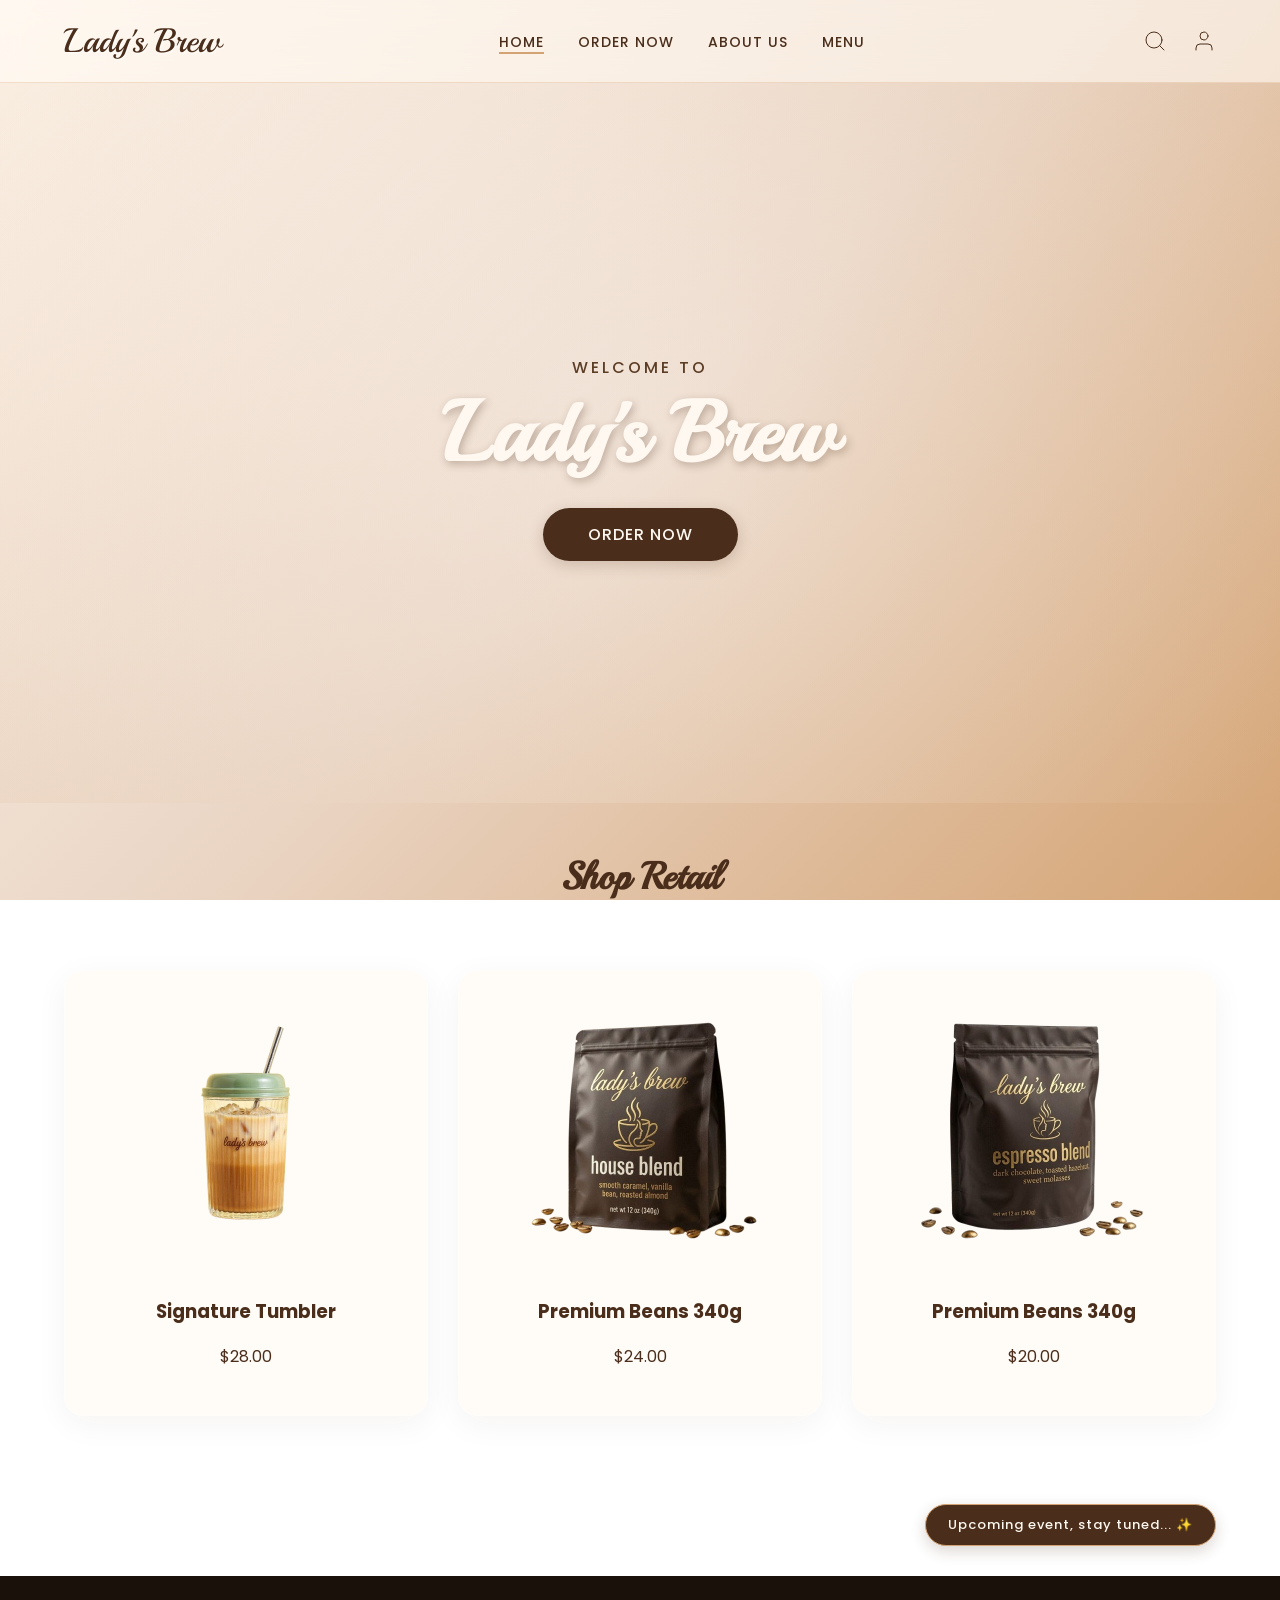
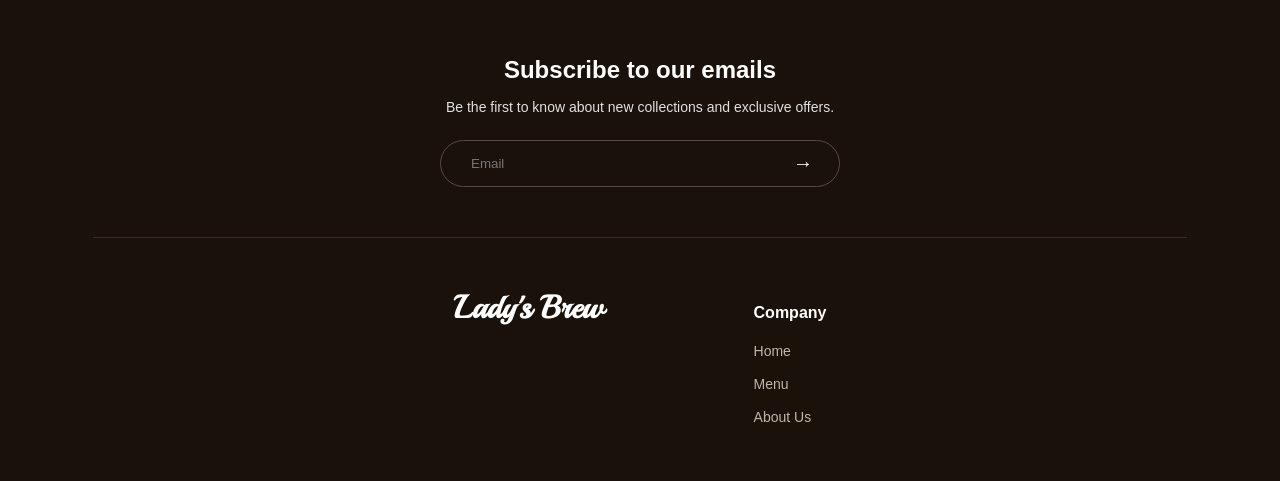
<file: index.html>
<!DOCTYPE html>
<html lang="en">
<head>
    <meta charset="UTF-8">
    <meta name="viewport" content="width=device-width, initial-scale=1.0">
    <title>Lady's Brew | Premium Coffee</title>
    <link href="https://fonts.googleapis.com/css2?family=Playball&family=Poppins:wght@300;400;500&display=swap" rel="stylesheet">
    <link rel="stylesheet" href="style.css">
</head>
<body>

  <header class="main-header">
    <div class="logo">Lady's Brew</div>
    <nav class="nav-links">
        <a href="index.html" class="active">HOME</a>
        <a href="locations.html">ORDER NOW</a>
        <a href="about.html">ABOUT US</a>
        <a href="menu.html">MENU</a>
    </nav>
   <div class="nav-icons">
    <span class="icon" id="searchIconBtn">
        <img src="imagesfinalproject/search.svg" alt="Search" class="nav-svg-img">
    </span>
    <a href="javascript:void(0)" class="icon" id="loginIcon">
        <img src="imagesfinalproject/user.svg" alt="User" class="nav-svg-img">
    </a>
   </div>
</header>

<div class="ladysbrew-search-overlay hidden" id="ladysbrewSearchOverlay">
    <div class="ladysbrew-search-container">
        <div class="ladysbrew-search-pill">
            <input type="text" id="ladysbrewSearchInput" placeholder="Search" autocomplete="off">
            
            <button class="pill-clear-btn hidden" id="pillClearBtn">
                <img src="imagesfinalproject/clearinner.svg" alt="Clear">
            </button>
            <div class="pill-divider hidden" id="pillDivider"></div>
            
            <span class="pill-inner-search-icon" id="innerSearchBtn">
                <img src="imagesfinalproject/search.svg" alt="Search">
            </span>
        </div>
        
        <button class="ladysbrew-close-btn" id="ladysbrewCloseBtn">
            <img src="imagesfinalproject/close.svg" alt="Close">
        </button>
    </div>
    
    <div class="ladysbrew-results-wrapper hidden" id="ladysbrewResultsContainer">
        <div class="ladysbrew-results" id="ladysbrewSearchResults"></div>
    </div>
</div>

    <section class="hero-section">
        <div class="hero-overlay"></div>
        <div class="hero-content">
            <p class="subtitle">WELCOME TO</p>
            <h1 class="brand-title">Lady's Brew</h1>
            <a href="locations.html" class="primary-btn">ORDER NOW</a>
        </div>
    </section>

   <section class="shop-section">
    <h2 class="section-title">Shop Retail</h2>
    <div class="product-grid">
        <div class="product-card">
            <img src="imagesfinalproject/Lady'sBrewCup.png" alt="Lady's Brew Cup">
            <h3>Signature Tumbler</h3>
            <p>$28.00</p>
        </div>
        <div class="product-card">
            <img src="imagesfinalproject/houseblendbean.png" alt="House Blend">
            <h3>Premium Beans 340g</h3>
            <p>$24.00</p>
        </div>
        <div class="product-card">
            <img src="imagesfinalproject/espressoblendbean.png" alt="Espresso Blend">
            <h3>Premium Beans 340g</h3>
            <p>$20.00</p>
        </div>
    </div>
    <div class="upcoming-badge">Upcoming event, stay tuned... ✨</div>
</section>

  <footer class="custom-footer">
   <div class="footer-subscribe">
    <h2>Subscribe to our emails</h2>
    <p>Be the first to know about new collections and exclusive offers.</p>
    
   <form class="subscribe-form" id="subscribeForm">
    <input type="email" name="email" placeholder="Email" required>
    <button type="submit">→</button>
   </form>
    <div id="successMessage" class="success-message hidden">
        <span class="check-icon">✓</span>
        <span>Thanks for subscribing</span>
    </div>
</div>

    <hr class="footer-divider">

    <div class="footer-content">
        <div class="footer-logo">
            <h2 class="brand-font">Lady's Brew</h2>
        </div>
        
    <div class="footer-links-container">
    <div class="footer-column">
        <h3>Company</h3>
        <ul>
            <li><a href="index.html">Home</a></li>
            <li><a href="menu.html">Menu</a></li>
            <li><a href="about.html">About Us</a></li>
        </ul>
    </div>
    </div>
    </div>
</footer>

<div class="auth-overlay hidden" id="authOverlay">
    <div class="auth-container">
        <button class="auth-close-btn" id="authCloseBtn">✕</button>
        <div id="view-login" class="auth-view">
            <h2>Login</h2>
            <input type="email" placeholder="Email" id="login-email">
            <input type="password" placeholder="Password" id="login-pass">
            <a href="#" class="forgot-link" onclick="showView('view-forgot')">Forgot your password?</a>
            <button class="primary-btn" onclick="window.location.href='index.html'">Sign in</button>
            <p class="auth-footer">or <span class="link" onclick="showView('view-create')">Create account</span></p>
        </div>
        <div id="view-forgot" class="auth-view hidden">
            <h2>Reset your password</h2>
            <p class="auth-desc">We will send you an email to reset your password</p>
            <input type="email" placeholder="Email">
            <button class="primary-btn" onclick="showLoginWithMsg()">Submit</button>
            <p class="cancel-link" onclick="showView('view-login')">Cancel</p>
        </div>
        <div id="view-create" class="auth-view hidden">
            <h2>Create account</h2>
            <input type="text" placeholder="First name">
            <input type="text" placeholder="Last name">
            <input type="email" placeholder="Email">
            <input type="password" placeholder="Password">
            <button class="primary-btn" onclick="window.location.href='index.html'">Create</button>
            <p class="auth-footer"><span class="link" onclick="showView('view-login')">Back to Login</span></p>
        </div>
        <div id="login-success-msg" class="success-message hidden">
            <span class="check-icon">✓</span>
            <span>We've sent you an email.</span>
        </div>
    </div>
</div>
<script src="script.js"></script>
</body>
</html>
</file>
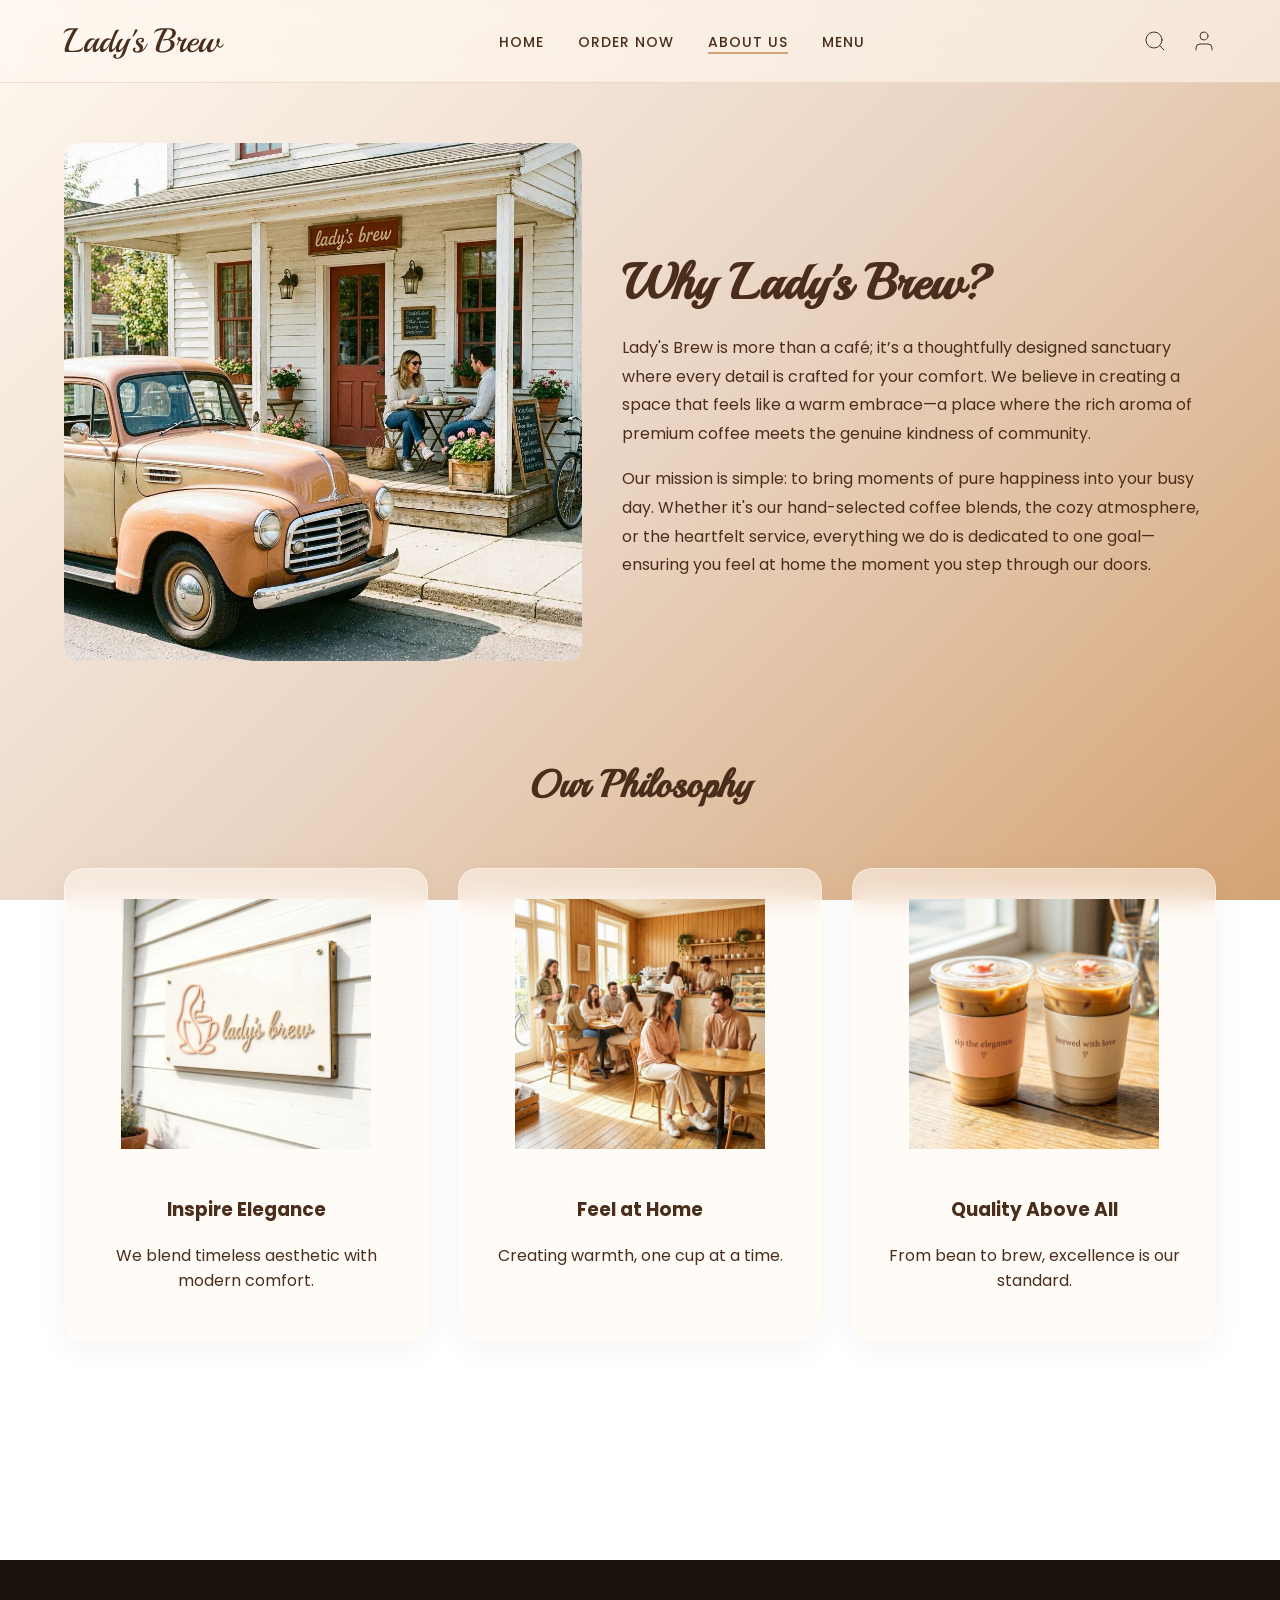
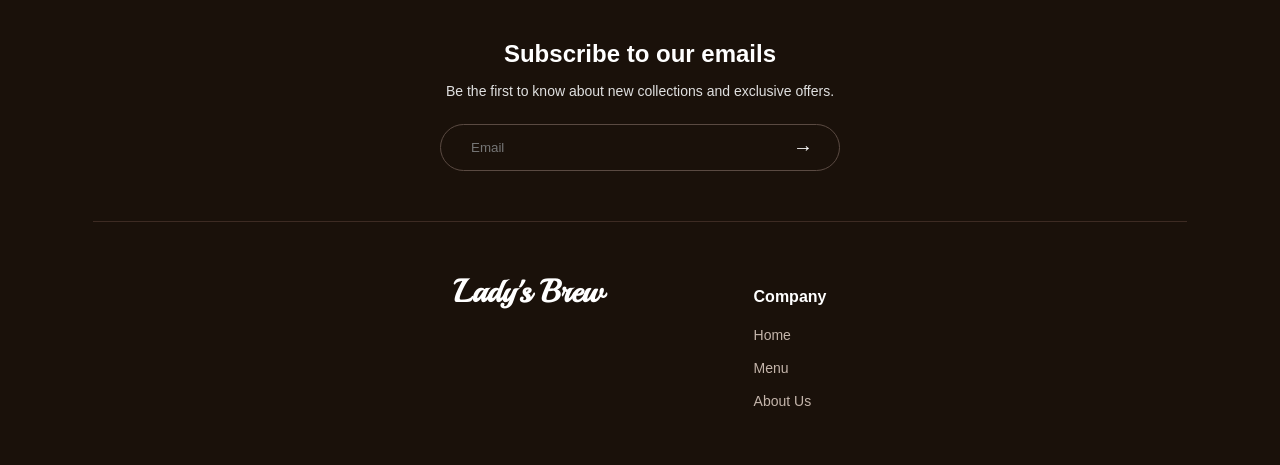
<file: about.html>
<!DOCTYPE html>
<html lang="en">
<head>
    <meta charset="UTF-8">
    <meta name="viewport" content="width=device-width, initial-scale=1.0">
    <title>About Us | Lady's Brew</title>
    <link href="https://fonts.googleapis.com/css2?family=Playball&family=Poppins:wght@300;400;500&display=swap" rel="stylesheet">
    <link rel="stylesheet" href="style.css">
</head>
<body>

<header class="main-header">
    <div class="logo">Lady's Brew</div>
    <nav class="nav-links">
        <a href="index.html">HOME</a>
        <a href="locations.html">ORDER NOW</a>
        <a href="about.html" class="active">ABOUT US</a>
        <a href="menu.html">MENU</a>
    </nav>
    <div class="nav-icons">
      <span class="icon" id="searchIconBtn">
        <img src="imagesfinalproject/search.svg" alt="Search" class="nav-svg-img">
      </span>
      <a href="javascript:void(0)" class="icon" id="loginIcon">
        <img src="imagesfinalproject/user.svg" alt="User" class="nav-svg-img">
      </a>
    </div>
</header>

<div class="ladysbrew-search-overlay hidden" id="ladysbrewSearchOverlay">
    <div class="ladysbrew-search-container">
        <div class="ladysbrew-search-pill">
            <input type="text" id="ladysbrewSearchInput" placeholder="Search" autocomplete="off">
            <button class="pill-clear-btn hidden" id="pillClearBtn">
                <img src="imagesfinalproject/clearinner.svg" alt="Clear">
            </button>
            <div class="pill-divider hidden" id="pillDivider"></div>
            <span class="pill-inner-search-icon" id="innerSearchBtn">
                <img src="imagesfinalproject/search.svg" alt="Search">
            </span>
        </div>
        <button class="ladysbrew-close-btn" id="ladysbrewCloseBtn">
            <img src="imagesfinalproject/close.svg" alt="Close">
        </button>
    </div>
    <div class="ladysbrew-results-wrapper hidden" id="ladysbrewResultsContainer">
        <div class="ladysbrew-results" id="ladysbrewSearchResults"></div>
    </div>
</div>

<main class="about-page">
    <section class="about-hero">
        <div class="about-hero-image">
            <img src="imagesfinalproject/cafeoutside.jpg" alt="Lady's Brew Cafe">
        </div>
        <div class="about-hero-text">
            <h2>Why Lady's Brew?</h2>
            <p>Lady's Brew is more than a café; it’s a thoughtfully designed sanctuary where every detail is crafted for your comfort. We believe in creating a space that feels like a warm embrace—a place where the rich aroma of premium coffee meets the genuine kindness of community.</p>
            <p>Our mission is simple: to bring moments of pure happiness into your busy day. Whether it's our hand-selected coffee blends, the cozy atmosphere, or the heartfelt service, everything we do is dedicated to one goal—ensuring you feel at home the moment you step through our doors.</p>
        </div>
    </section>

    <section class="shop-section">
        <h2 class="about-section-title">Our Philosophy</h2>
        <div class="product-grid">
            <div class="product-card">
                <img src="imagesfinalproject/logooutside.jpg" alt="Logo">
                <h3>Inspire Elegance</h3>
                <p>We blend timeless aesthetic with modern comfort.</p>
            </div>
            <div class="product-card">
                <img src="imagesfinalproject/cafeinterior.jpg" alt="Interior">
                <h3>Feel at Home</h3>
                <p>Creating warmth, one cup at a time.</p>
            </div>
            <div class="product-card">
                <img src="imagesfinalproject/aboutcoffees.jpg" alt="Coffee">
                <h3>Quality Above All</h3>
                <p>From bean to brew, excellence is our standard.</p>
            </div>
        </div>
    </section>
</main>

<footer class="custom-footer">
    <div class="footer-subscribe">
        <h2>Subscribe to our emails</h2>
        <p>Be the first to know about new collections and exclusive offers.</p>
        <form class="subscribe-form" id="subscribeForm">
            <input type="email" name="email" placeholder="Email" required>
            <button type="submit">→</button>
        </form>
        <div id="successMessage" class="success-message hidden">
            <span class="check-icon">✓</span>
            <span>Thanks for subscribing</span>
        </div>
    </div>
    <hr class="footer-divider">
    <div class="footer-content">
        <div class="footer-logo"><h2 class="brand-font">Lady's Brew</h2></div>
        <div class="footer-links-container">
            <div class="footer-column"><h3>Company</h3><ul><li><a href="index.html">Home</a></li><li><a href="menu.html">Menu</a></li><li><a href="about.html">About Us</a></li></ul></div>
        </div>
    </div>
</footer>

<div class="auth-overlay hidden" id="authOverlay">
    <div class="auth-container">
        <button class="auth-close-btn" id="authCloseBtn">✕</button>
        <div id="view-login" class="auth-view">
            <h2>Login</h2>
            <input type="email" placeholder="Email" id="login-email">
            <input type="password" placeholder="Password" id="login-pass">
            <a href="#" class="forgot-link" onclick="showView('view-forgot')">Forgot your password?</a>
            <button class="primary-btn" onclick="window.location.href='index.html'">Sign in</button>
            <p class="auth-footer">or <span class="link" onclick="showView('view-create')">Create account</span></p>
        </div>
        <div id="view-forgot" class="auth-view hidden">
            <h2>Reset your password</h2>
            <p class="auth-desc">We will send you an email to reset your password</p>
            <input type="email" placeholder="Email">
            <button class="primary-btn" onclick="showLoginWithMsg()">Submit</button>
            <p class="cancel-link" onclick="showView('view-login')">Cancel</p>
        </div>
        <div id="view-create" class="auth-view hidden">
            <h2>Create account</h2>
            <input type="text" placeholder="First name">
            <input type="text" placeholder="Last name">
            <input type="email" placeholder="Email">
            <input type="password" placeholder="Password">
            <button class="primary-btn" onclick="window.location.href='index.html'">Create</button>
            <p class="auth-footer"><span class="link" onclick="showView('view-login')">Back to Login</span></p>
        </div>
        <div id="login-success-msg" class="success-message hidden">
            <span class="check-icon">✓</span>
            <span>We've sent you an email.</span>
        </div>
    </div>
</div>
<script src="script.js"></script>
</body>
</html>
</file>
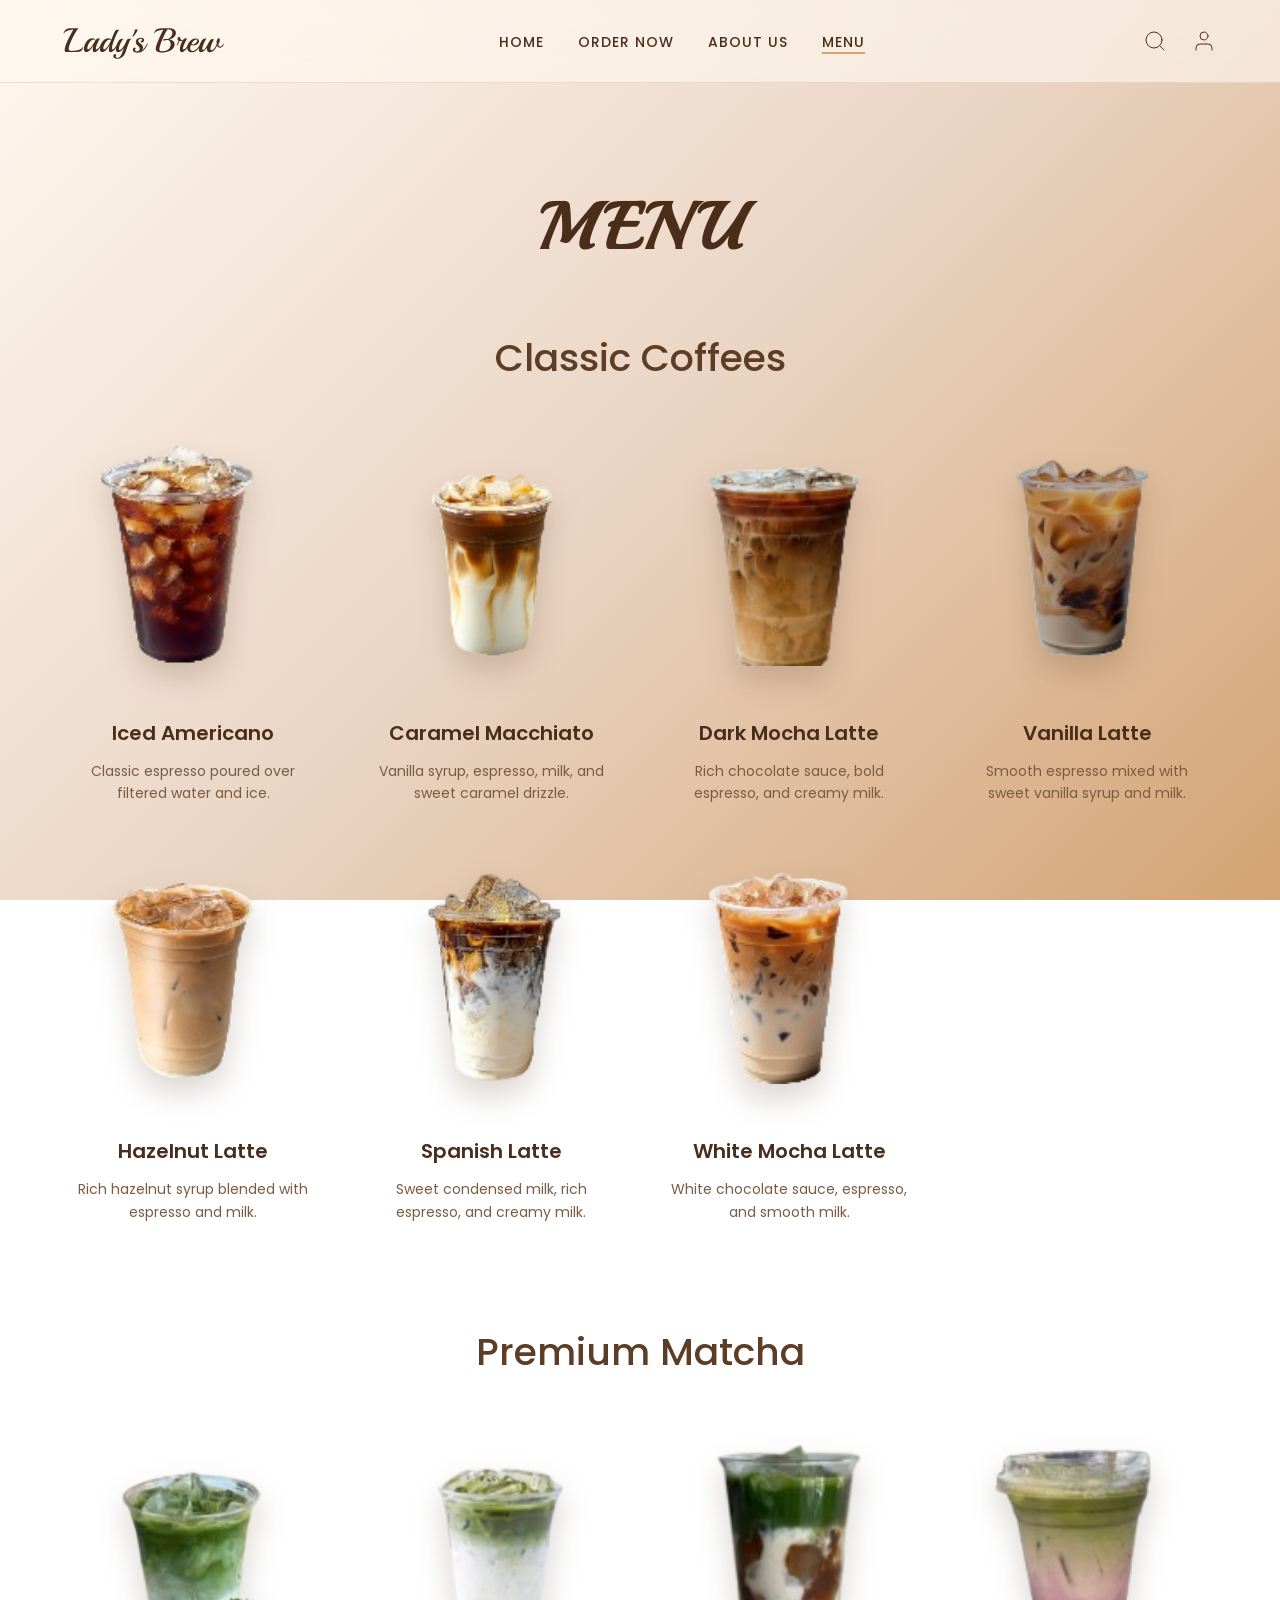
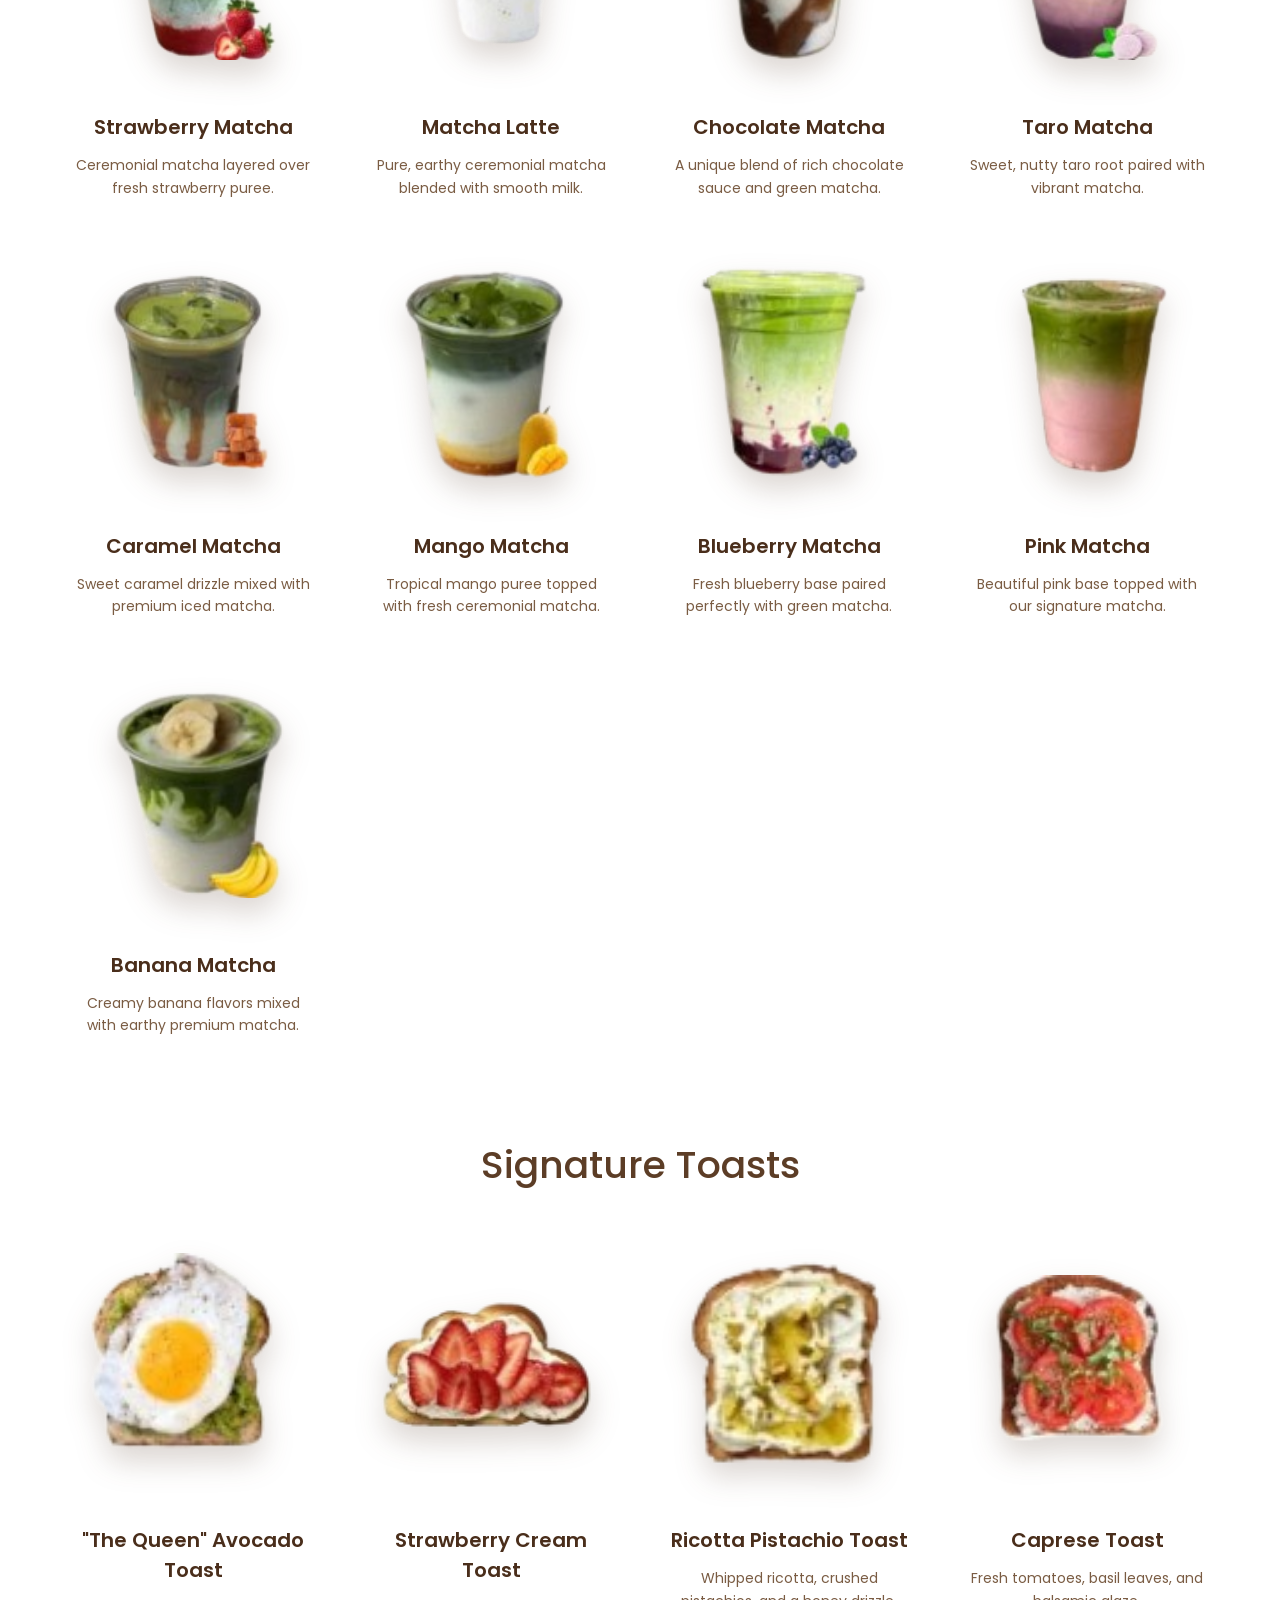
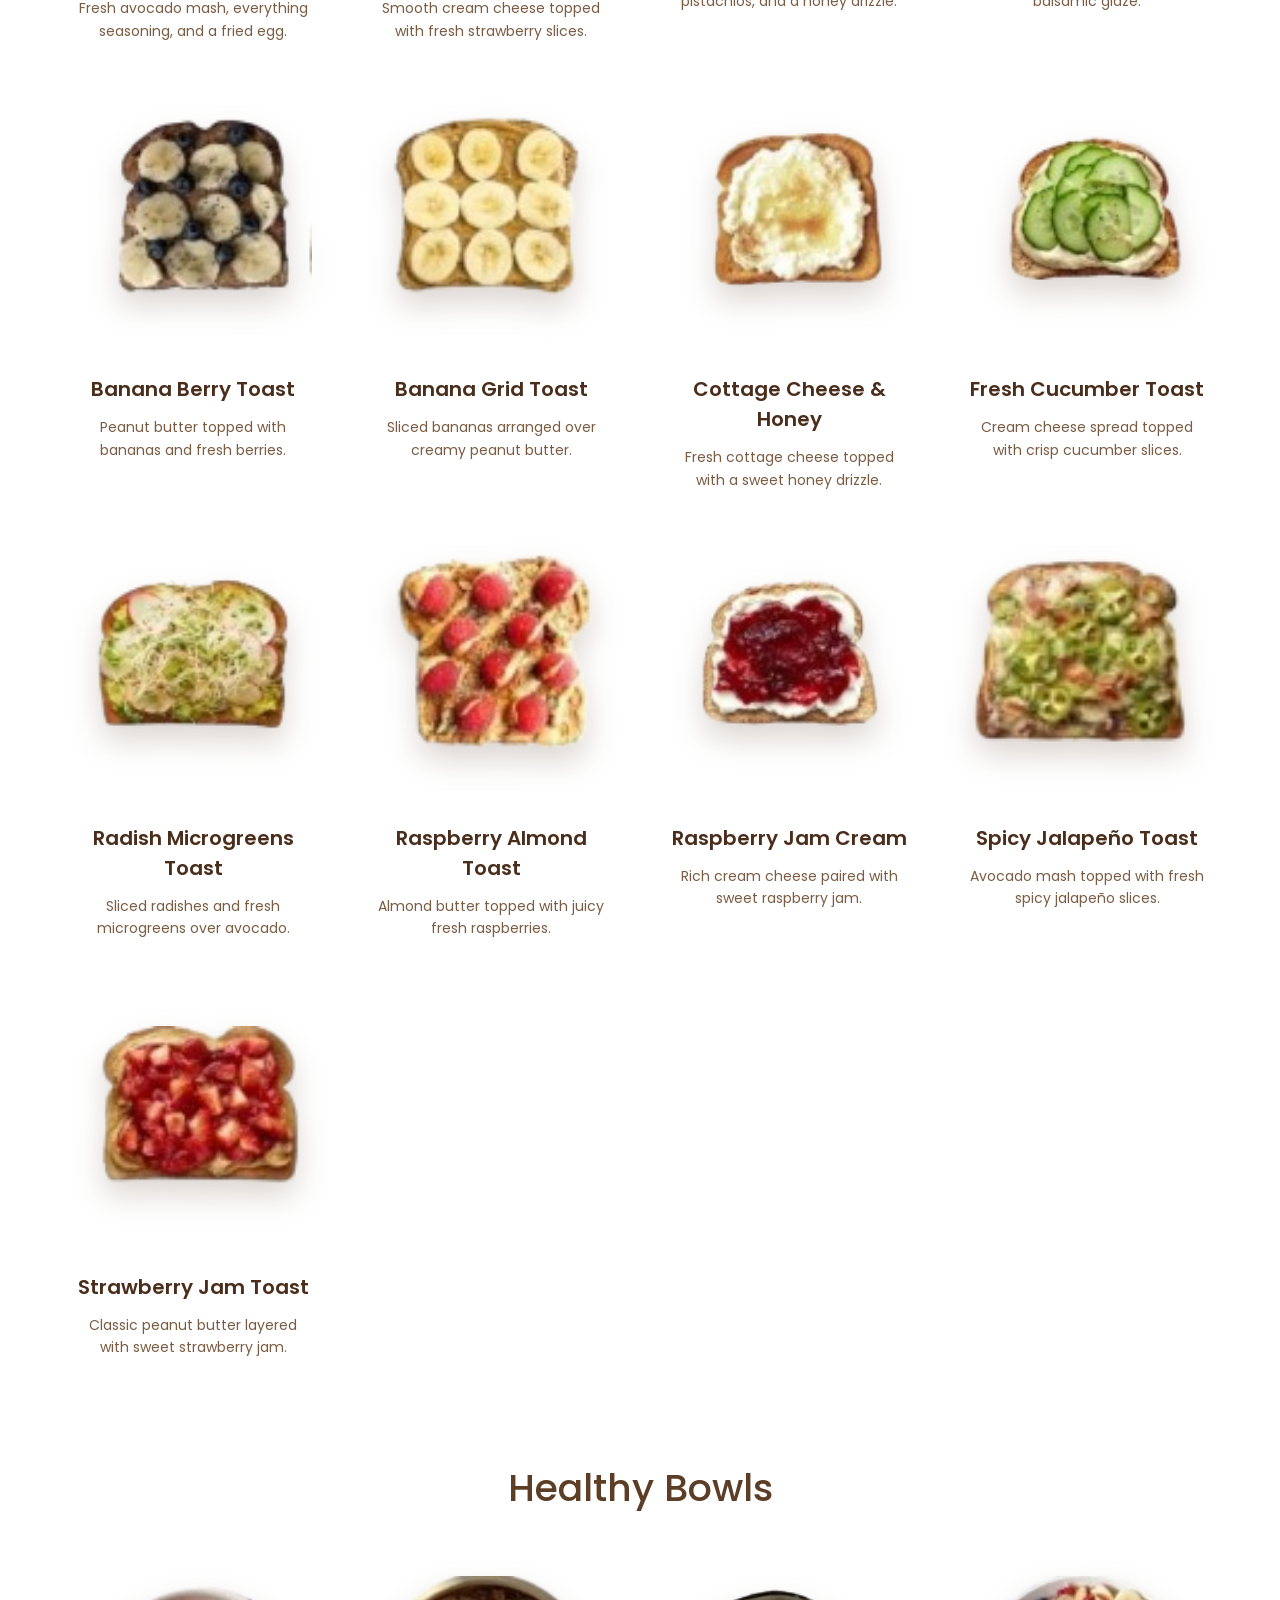
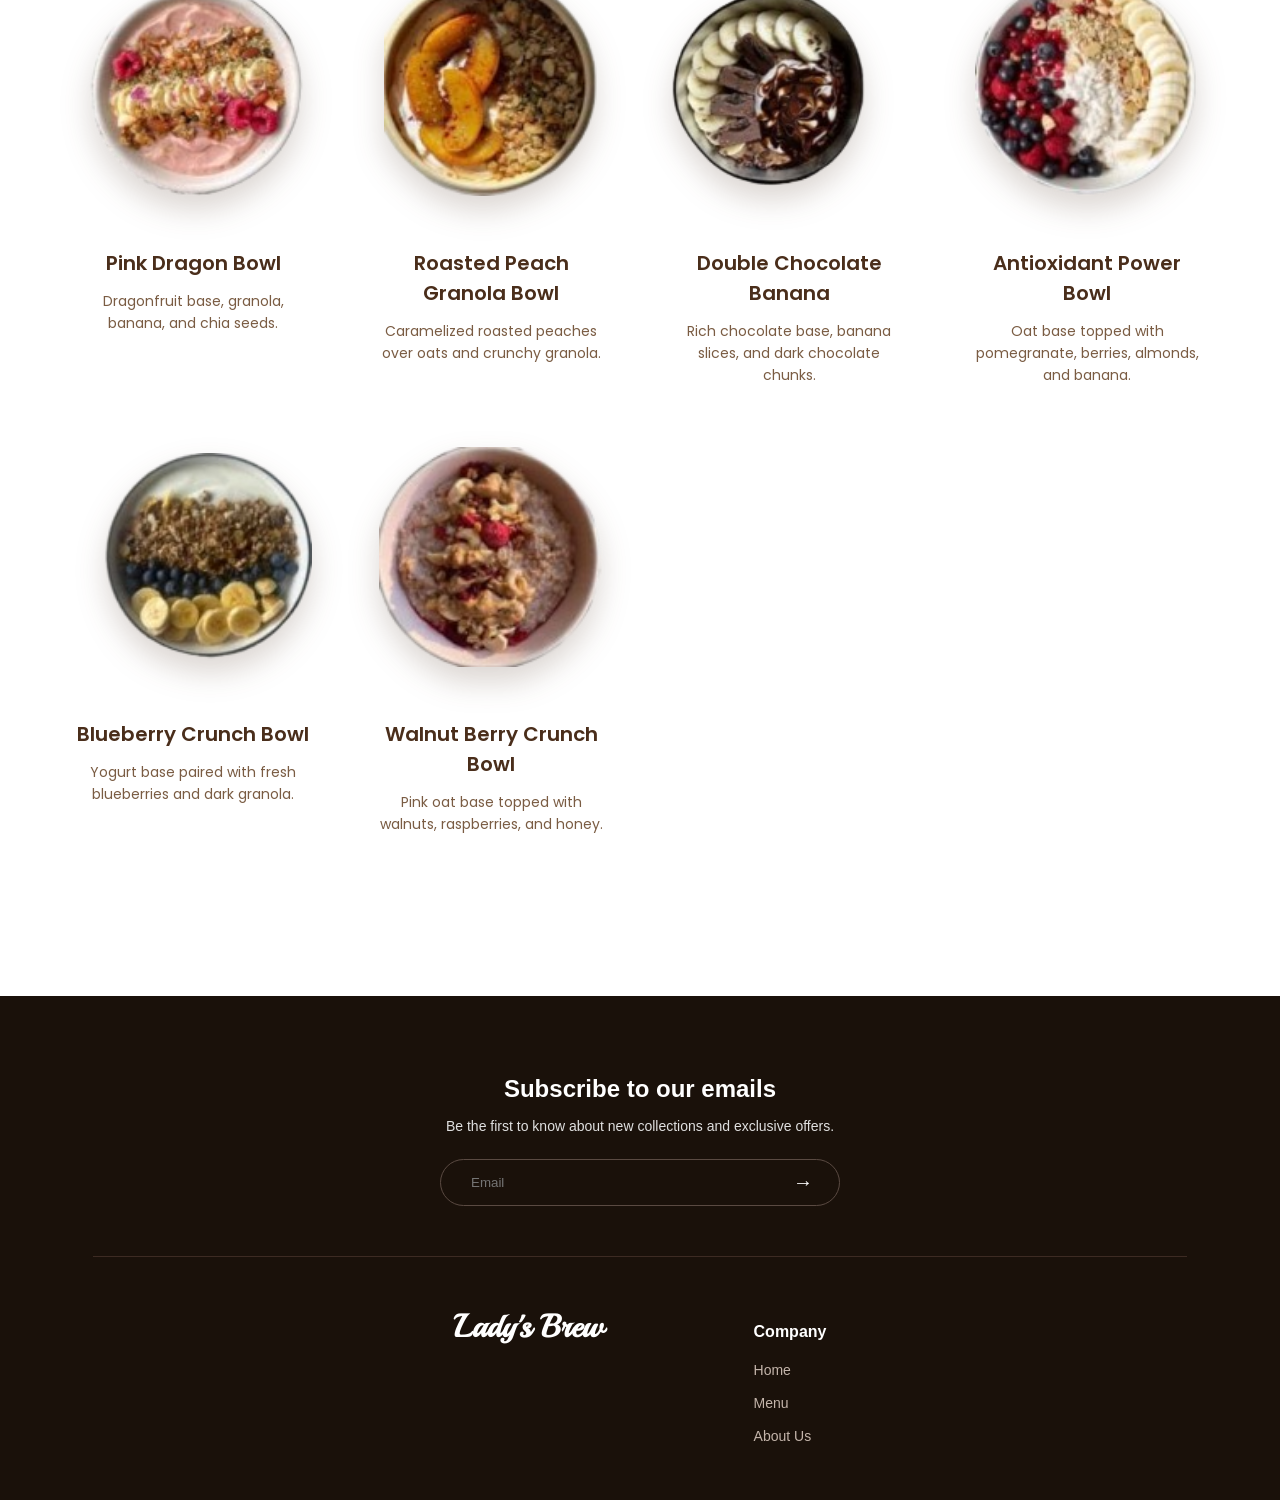
<file: menu.html>
<!DOCTYPE html>
<html lang="en">
<head>
    <meta charset="UTF-8">
    <meta name="viewport" content="width=device-width, initial-scale=1.0">
    <title>Menu | Lady's Brew</title>
    <link href="https://fonts.googleapis.com/css2?family=Playball&family=Poppins:wght@300;400;500&display=swap" rel="stylesheet">
    <link rel="stylesheet" href="style.css">
</head>
<body>

<header class="main-header">
    <div class="logo">Lady's Brew</div>
    <nav class="nav-links">
        <a href="index.html">HOME</a>
        <a href="locations.html">ORDER NOW</a>
        <a href="about.html">ABOUT US</a>
        <a href="menu.html" class="active">MENU</a>
    </nav>
    <div class="nav-icons">
      <span class="icon" id="searchIconBtn">
        <img src="imagesfinalproject/search.svg" alt="Search" class="nav-svg-img">
      </span>
      <a href="javascript:void(0)" class="icon" id="loginIcon">
        <img src="imagesfinalproject/user.svg" alt="User" class="nav-svg-img">
      </a>
    </div>
</header>

<div class="ladysbrew-search-overlay hidden" id="ladysbrewSearchOverlay">
    <div class="ladysbrew-search-container">
        <div class="ladysbrew-search-pill">
            <input type="text" id="ladysbrewSearchInput" placeholder="Search" autocomplete="off">
            <button class="pill-clear-btn hidden" id="pillClearBtn">
                <img src="imagesfinalproject/clearinner.svg" alt="Clear">
            </button>
            <div class="pill-divider hidden" id="pillDivider"></div>
            <span class="pill-inner-search-icon" id="innerSearchBtn">
                <img src="imagesfinalproject/search.svg" alt="Search">
            </span>
        </div>
        <button class="ladysbrew-close-btn" id="ladysbrewCloseBtn">
            <img src="imagesfinalproject/close.svg" alt="Close">
        </button>
    </div>
    <div class="ladysbrew-results-wrapper hidden" id="ladysbrewResultsContainer">
        <div class="ladysbrew-results" id="ladysbrewSearchResults"></div>
    </div>
</div>

<main class="menu-page">
    <h1 class="page-title">MENU</h1>

    <section class="menu-category">
        <h2>Classic Coffees</h2>
        <div class="menu-grid">
            <div class="menu-item" id="iced-americano">
                <img src="imagesfinalproject/americanofinal.png" alt="Iced Americano">
                <h3>Iced Americano</h3>
                <p>Classic espresso poured over filtered water and ice.</p>
            </div>
            <div class="menu-item" id="caramel-macchiato">
                <img src="imagesfinalproject/caramelmacchiato.png" alt="Caramel Macchiato">
                <h3>Caramel Macchiato</h3>
                <p>Vanilla syrup, espresso, milk, and sweet caramel drizzle.</p>
            </div>
            <div class="menu-item" id="dark-mocha">
                <img src="imagesfinalproject/darkmochalatte.png" alt="Dark Mocha Latte">
                <h3>Dark Mocha Latte</h3>
                <p>Rich chocolate sauce, bold espresso, and creamy milk.</p>
            </div>
            <div class="menu-item" id="vanilla-latte">
                <img src="imagesfinalproject/vanillalatte.png" alt="Vanilla Latte">
                <h3>Vanilla Latte</h3>
                <p>Smooth espresso mixed with sweet vanilla syrup and milk.</p>
            </div>
            <div class="menu-item" id="hazelnut-latte">
                <img src="imagesfinalproject/hazelnutlatte.png" alt="Hazelnut Latte">
                <h3>Hazelnut Latte</h3>
                <p>Rich hazelnut syrup blended with espresso and milk.</p>
            </div>
            <div class="menu-item" id="spanish-latte">
                <img src="imagesfinalproject/spanishlatte.png" alt="Spanish Latte">
                <h3>Spanish Latte</h3>
                <p>Sweet condensed milk, rich espresso, and creamy milk.</p>
            </div>
            <div class="menu-item" id="white-mocha">
                <img src="imagesfinalproject/whitemochalatte.png" alt="White Mocha Latte">
                <h3>White Mocha Latte</h3>
                <p>White chocolate sauce, espresso, and smooth milk.</p>
            </div>
        </div>
    </section>

    <section class="menu-category">
        <h2>Premium Matcha</h2>
        <div class="menu-grid">
            <div class="menu-item" id="strawberry-matcha">
                <img src="imagesfinalproject/strawberrymatcha.png" alt="Strawberry Matcha">
                <h3>Strawberry Matcha</h3>
                <p>Ceremonial matcha layered over fresh strawberry puree.</p>
            </div>
            <div class="menu-item" id="matcha-latte">
                <img src="imagesfinalproject/lattematcha.png" alt="Matcha Latte">
                <h3>Matcha Latte</h3>
                <p>Pure, earthy ceremonial matcha blended with smooth milk.</p>
            </div>
            <div class="menu-item" id="chocolate-matcha">
                <img src="imagesfinalproject/chocolatematcha.png" alt="Chocolate Matcha">
                <h3>Chocolate Matcha</h3>
                <p>A unique blend of rich chocolate sauce and green matcha.</p>
            </div>
            <div class="menu-item" id="taro-matcha">
                <img src="imagesfinalproject/taromatcha.png" alt="Taro Matcha">
                <h3>Taro Matcha</h3>
                <p>Sweet, nutty taro root paired with vibrant matcha.</p>
            </div>
            <div class="menu-item" id="caramel-matcha">
                <img src="imagesfinalproject/caramelmatcha.png" alt="Caramel Matcha">
                <h3>Caramel Matcha</h3>
                <p>Sweet caramel drizzle mixed with premium iced matcha.</p>
            </div>
            <div class="menu-item" id="mango-matcha">
                <img src="imagesfinalproject/mangomatcha.png" alt="Mango Matcha">
                <h3>Mango Matcha</h3>
                <p>Tropical mango puree topped with fresh ceremonial matcha.</p>
            </div>
            <div class="menu-item" id="blueberry-matcha">
                <img src="imagesfinalproject/blueberrymatcha.png" alt="Blueberry Matcha">
                <h3>Blueberry Matcha</h3>
                <p>Fresh blueberry base paired perfectly with green matcha.</p>
            </div>
            <div class="menu-item" id="pink-matcha">
                <img src="imagesfinalproject/pinkmatcha.png" alt="Pink Matcha">
                <h3>Pink Matcha</h3>
                <p>Beautiful pink base topped with our signature matcha.</p>
            </div>
            <div class="menu-item" id="banana-matcha">
                <img src="imagesfinalproject/bananamatcha.png" alt="Banana Matcha">
                <h3>Banana Matcha</h3>
                <p>Creamy banana flavors mixed with earthy premium matcha.</p>
            </div>
        </div>
    </section>

    <section class="menu-category">
        <h2>Signature Toasts</h2>
        <div class="menu-grid">
            <div class="menu-item" id="queen-avocado">
                <img src="imagesfinalproject/TheQueenAvocadoEggToast.png" alt="The Queen Avocado Toast">
                <h3>"The Queen" Avocado Toast</h3>
                <p>Fresh avocado mash, everything seasoning, and a fried egg.</p>
            </div>
            <div class="menu-item" id="strawberry-toast">
                <img src="imagesfinalproject/StrawberryCreamToast.png" alt="Strawberry Cream Toast">
                <h3>Strawberry Cream Toast</h3>
                <p>Smooth cream cheese topped with fresh strawberry slices.</p>
            </div>
            <div class="menu-item" id="ricotta-toast">
                <img src="imagesfinalproject/RicottaPistachioToast.png" alt="Ricotta Pistachio Toast">
                <h3>Ricotta Pistachio Toast</h3>
                <p>Whipped ricotta, crushed pistachios, and a honey drizzle.</p>
            </div>
            <div class="menu-item" id="caprese-toast">
                <img src="imagesfinalproject/CapreseToast.png" alt="Caprese Toast">
                <h3>Caprese Toast</h3>
                <p>Fresh tomatoes, basil leaves, and balsamic glaze.</p>
            </div>
            <div class="menu-item" id="banana-berry">
                <img src="imagesfinalproject/BananaBerryToast.png" alt="Banana Berry Toast">
                <h3>Banana Berry Toast</h3>
                <p>Peanut butter topped with bananas and fresh berries.</p>
            </div>
            <div class="menu-item" id="banana-grid">
                <img src="imagesfinalproject/BananaGridToast.png" alt="Banana Grid Toast">
                <h3>Banana Grid Toast</h3>
                <p>Sliced bananas arranged over creamy peanut butter.</p>
            </div>
            <div class="menu-item" id="cottage-cheese">
                <img src="imagesfinalproject/CottageCheeseHoney.png" alt="Cottage Cheese Honey Toast">
                <h3>Cottage Cheese & Honey</h3>
                <p>Fresh cottage cheese topped with a sweet honey drizzle.</p>
            </div>
            <div class="menu-item" id="cucumber-toast">
                <img src="imagesfinalproject/FreshCucumberToast.png" alt="Fresh Cucumber Toast">
                <h3>Fresh Cucumber Toast</h3>
                <p>Cream cheese spread topped with crisp cucumber slices.</p>
            </div>
            <div class="menu-item" id="radish-toast">
                <img src="imagesfinalproject/RadishMicrogreensToast.png" alt="Radish Microgreens Toast">
                <h3>Radish Microgreens Toast</h3>
                <p>Sliced radishes and fresh microgreens over avocado.</p>
            </div>
            <div class="menu-item" id="raspberry-almond">
                <img src="imagesfinalproject/RaspberryAlmondToast.png" alt="Raspberry Almond Toast">
                <h3>Raspberry Almond Toast</h3>
                <p>Almond butter topped with juicy fresh raspberries.</p>
            </div>
            <div class="menu-item" id="raspberry-jam">
                <img src="imagesfinalproject/RaspberryJamCream.png" alt="Raspberry Jam Cream Toast">
                <h3>Raspberry Jam Cream</h3>
                <p>Rich cream cheese paired with sweet raspberry jam.</p>
            </div>
            <div class="menu-item" id="spicy-jalapeno">
                <img src="imagesfinalproject/SpicyJalapeño.png" alt="Spicy Jalapeño Toast">
                <h3>Spicy Jalapeño Toast</h3>
                <p>Avocado mash topped with fresh spicy jalapeño slices.</p>
            </div>
            <div class="menu-item" id="strawberry-jam-toast">
                <img src="imagesfinalproject/StrawberryJam.png" alt="Strawberry Jam Toast">
                <h3>Strawberry Jam Toast</h3>
                <p>Classic peanut butter layered with sweet strawberry jam.</p>
            </div>
        </div>
    </section>

    <section class="menu-category">
        <h2>Healthy Bowls</h2>
        <div class="menu-grid">
            <div class="menu-item" id="pink-dragon">
                <img src="imagesfinalproject/PinkDragonBowl.png" alt="Pink Dragon Bowl">
                <h3>Pink Dragon Bowl</h3>
                <p>Dragonfruit base, granola, banana, and chia seeds.</p>
            </div>
            <div class="menu-item" id="roasted-peach">
                <img src="imagesfinalproject/RoastedPeachGranolaBowl.png" alt="Roasted Peach Bowl">
                <h3>Roasted Peach Granola Bowl</h3>
                <p>Caramelized roasted peaches over oats and crunchy granola.</p>
            </div>
            <div class="menu-item" id="double-chocolate">
                <img src="imagesfinalproject/DoubleChocolateBananaBowl.png" alt="Double Chocolate Banana Bowl">
                <h3>Double Chocolate Banana</h3>
                <p>Rich chocolate base, banana slices, and dark chocolate chunks.</p>
            </div>
            <div class="menu-item" id="antioxidant-bowl">
                <img src="imagesfinalproject/AntioxidantPowerBowl.png" alt="Antioxidant Power Bowl">
                <h3>Antioxidant Power Bowl</h3>
                <p>Oat base topped with pomegranate, berries, almonds, and banana.</p>
            </div>
            <div class="menu-item" id="blueberry-crunch">
                <img src="imagesfinalproject/BlueberryCrunchBowl.png" alt="Blueberry Crunch Bowl">
                <h3>Blueberry Crunch Bowl</h3>
                <p>Yogurt base paired with fresh blueberries and dark granola.</p>
            </div>
            <div class="menu-item" id="walnut-berry">
                <img src="imagesfinalproject/WalnutBerryCrunchBowl.png" alt="Walnut Berry Crunch Bowl">
                <h3>Walnut Berry Crunch Bowl</h3>
                <p>Pink oat base topped with walnuts, raspberries, and honey.</p>
            </div>
        </div>
    </section>
</main>

<footer class="custom-footer">
    <div class="footer-subscribe">
        <h2>Subscribe to our emails</h2>
        <p>Be the first to know about new collections and exclusive offers.</p>
        <form class="subscribe-form" id="subscribeForm">
            <input type="email" name="email" placeholder="Email" required>
            <button type="submit">→</button>
        </form>
        <div id="successMessage" class="success-message hidden">
            <span class="check-icon">✓</span>
            <span>Thanks for subscribing</span>
        </div>
    </div>
    <hr class="footer-divider">
    <div class="footer-content">
        <div class="footer-logo">
            <h2 class="brand-font">Lady's Brew</h2>
        </div>
        <div class="footer-links-container">
            <div class="footer-column">
                <h3>Company</h3>
                <ul>
                    <li><a href="index.html">Home</a></li>
                    <li><a href="menu.html">Menu</a></li>
                    <li><a href="about.html">About Us</a></li>
                </ul>
            </div>
        </div>
    </div>
</footer>

<div class="auth-overlay hidden" id="authOverlay">
    <div class="auth-container">
        <button class="auth-close-btn" id="authCloseBtn">✕</button>
        <div id="view-login" class="auth-view">
            <h2>Login</h2>
            <input type="email" placeholder="Email" id="login-email">
            <input type="password" placeholder="Password" id="login-pass">
            <a href="#" class="forgot-link" onclick="showView('view-forgot')">Forgot your password?</a>
            <button class="primary-btn" onclick="window.location.href='index.html'">Sign in</button>
            <p class="auth-footer">or <span class="link" onclick="showView('view-create')">Create account</span></p>
        </div>
        <div id="view-forgot" class="auth-view hidden">
            <h2>Reset your password</h2>
            <p class="auth-desc">We will send you an email to reset your password</p>
            <input type="email" placeholder="Email">
            <button class="primary-btn" onclick="showLoginWithMsg()">Submit</button>
            <p class="cancel-link" onclick="showView('view-login')">Cancel</p>
        </div>
        <div id="view-create" class="auth-view hidden">
            <h2>Create account</h2>
            <input type="text" placeholder="First name">
            <input type="text" placeholder="Last name">
            <input type="email" placeholder="Email">
            <input type="password" placeholder="Password">
            <button class="primary-btn" onclick="window.location.href='index.html'">Create</button>
            <p class="auth-footer"><span class="link" onclick="showView('view-login')">Back to Login</span></p>
        </div>
        <div id="login-success-msg" class="success-message hidden">
            <span class="check-icon">✓</span>
            <span>We've sent you an email.</span>
        </div>
    </div>
</div>
<script src="script.js"></script>
</body>
</html>
</file>
<file: style.css>
body {

    font-family: 'Poppins', sans-serif;

    margin: 0;

    padding: 0;

    background: linear-gradient(135deg, #FFF8F0 0%, #EAD5C4 50%, #D4A373 100%);

    background-attachment: fixed;

    color: #4A2E1B;

}



.main-header {

    display: flex;

    justify-content: space-between;

    align-items: center;

    padding: 20px 5%;

    background: rgba(255, 248, 240, 0.6);

    backdrop-filter: blur(15px);

    position: sticky;

    top: 0;

    z-index: 100;

    border-bottom: 1px solid rgba(212, 163, 115, 0.3);

}



.logo {

    font-family: 'Playball', cursive;

    font-size: 34px;

    color: #4A2E1B;

    text-shadow: 1px 1px 2px rgba(255, 255, 255, 0.8);

}



.nav-links a {

    text-decoration: none;

    color: #4A2E1B;

    margin: 0 15px;

    font-size: 14px;

    letter-spacing: 1px;

    font-weight: 500;

}



.nav-links a.active {

    border-bottom: 2px solid #D4A373;

}



.hero-section {

    position: relative;

    height: 80vh;

    background: radial-gradient(circle at center, rgba(255, 255, 255, 0.3) 0%, rgba(212, 163, 115, 0.1) 100%);

    display: flex;

    justify-content: center;

    align-items: center;

    text-align: center;

}



.hero-content {

    position: relative;

    z-index: 2;

}



.subtitle {

    font-weight: 500;

    letter-spacing: 3px;

    margin-bottom: -10px;

    color: #5C3D26;

}



.brand-title {

    font-family: 'Playball', cursive;

    font-size: 85px;

    color: #FFF8F0;

    text-shadow: 2px 3px 8px rgba(74, 46, 27, 0.3);

    margin: 10px 0 35px 0;

}



.primary-btn {

    background-color: #4A2E1B;

    color: #FFF8F0;

    padding: 15px 45px;

    text-decoration: none;

    border-radius: 30px;

    font-weight: 500;

    letter-spacing: 1px;

    box-shadow: 0 4px 15px rgba(74, 46, 27, 0.2);

    transition: all 0.3s ease;

}



.primary-btn:hover {

    background-color: #D4A373;

    color: #4A2E1B;

    transform: translateY(-2px);

}



.locations-section {

    display: flex;

    height: calc(100vh - 85px);

    overflow: hidden;

}



.map-container {

    flex: 6;

    height: 100%;

}



.locations-list {

    flex: 4;

    background: rgba(255, 248, 240, 0.85);

    backdrop-filter: blur(15px);

    overflow-y: auto;

    padding: 35px;

    border-left: 1px solid rgba(212, 163, 115, 0.3);

}



.location-header h2 {

    font-size: 26px;

    margin-top: 0;

    margin-bottom: 20px;

    color: #4A2E1B;

}



.location-header input {

    width: 100%;

    box-sizing: border-box;

    padding: 14px;

    border: 1px solid #D4A373;

    border-radius: 10px;

    background: #FFF8F0;

    margin-bottom: 30px;

    outline: none;

    color: #4A2E1B;

    font-family: inherit;

}



.location-card {

    background: #ffffff;

    border-radius: 15px;

    padding: 20px;

    margin-bottom: 25px;

    box-shadow: 0 8px 25px rgba(74, 46, 27, 0.06);

    border: 1px solid rgba(212, 163, 115, 0.1);

}



.location-card img {

    width: 100%;

    height: 180px;

    object-fit: cover;

    border-radius: 10px;

    margin-bottom: 15px;

}



.location-card h3 {

    margin: 0 0 8px 0;

    color: #4A2E1B;

    font-size: 20px;

}



.location-card p {

    margin: 0 0 8px 0;

    font-size: 14px;

    color: #5C3D26;

}



.status {

    color: #2e7d32;

    font-weight: 600;

}



.status span {

    color: #8B5A2B;

    font-weight: 400;

    margin-left: 10px;

}



.order-btn {

    display: block;

    text-align: center;

    background-color: #D4A373;

    color: #4A2E1B;

    padding: 14px;

    border-radius: 10px;

    text-decoration: none;

    font-weight: 600;

    margin-top: 15px;

    transition: all 0.3s ease;

}



.order-btn:hover {

    background-color: #4A2E1B;

    color: #FFF8F0;

    transform: translateY(-2px);

}



.menu-page {

    padding: 60px 5%;

    max-width: 1200px;

    margin: 0 auto;

}



.page-title {

    text-align: center;

    font-family: 'Playball', cursive;

    font-size: 65px;

    color: #4A2E1B;

    margin-bottom: 60px;

    letter-spacing: 2px;

}



.menu-category {

    margin-bottom: 90px;

}



.menu-category h2 {

    text-align: center;

    font-size: 38px;

    color: #5C3D26;

    margin-bottom: 50px;

    font-weight: 500;

}



.menu-grid {

    display: grid;

    grid-template-columns: repeat(auto-fit, minmax(240px, 1fr));

    gap: 40px;

}



.menu-item {

    text-align: center;

    background: transparent;

    padding: 10px;

    transition: transform 0.3s ease;

}



.menu-item:hover {

    transform: translateY(-10px);

}



.menu-item img {

    width: 100%;

    height: 220px;

    object-fit: contain;

    margin-bottom: 25px;

    transition: transform 0.3s ease;

    filter: drop-shadow(0 15px 15px rgba(74, 46, 27, 0.2));

}



.menu-item h3 {

    font-size: 20px;

    color: #4A2E1B;

    margin-bottom: 12px;

    font-weight: 600;

}



.menu-item p {

    font-size: 14px;

    color: #7A5C43;

    line-height: 1.6;

    margin: 0;

}



.shop-section {

    position: relative;

    padding-bottom: 80px;

}



.section-title {

    text-align: center;

    font-size: 38px;

    color: #4A2E1B;

    margin: 50px 0;

    font-family: 'Playball', cursive;

}



.product-grid {

    display: grid;

    grid-template-columns: repeat(3, 1fr);

    gap: 30px;

    padding: 20px 5% 80px 5%;

    max-width: 1200px;

    margin: 0 auto;

}



.product-card {

    text-align: center;

    background: rgba(255, 248, 240, 0.55);

    backdrop-filter: blur(12px);

    -webkit-backdrop-filter: blur(12px);

    padding: 30px;

    border-radius: 20px;

    border: 1px solid rgba(255, 255, 255, 0.4);

    box-shadow: 0 8px 32px rgba(74, 46, 27, 0.05);

    transition: transform 0.3s ease, box-shadow 0.3s ease;

}



.product-card:hover {

    transform: translateY(-5px);

    box-shadow: 0 12px 40px rgba(74, 46, 27, 0.1);

}



.product-card img {

    width: 100%;

    height: 250px;

    object-fit: contain;

    border-radius: 15px;

    margin-bottom: 20px;

}



.upcoming-badge {

    position: absolute;

    bottom: 30px;

    right: 5%;

    background: #4A2E1B;

    color: #FFF8F0;

    padding: 10px 22px;

    border-radius: 30px;

    font-size: 13px;

    letter-spacing: 1px;

    font-weight: 500;

    border: 1px solid #D4A373;

    box-shadow: 0 5px 15px rgba(74, 46, 27, 0.2);

}



.custom-footer {

    background-color: #1a110a;

    color: #ffffff;

    padding: 60px 5% 40px;

    font-family: sans-serif;

}



.footer-subscribe {

    text-align: center;

    margin-bottom: 50px;

}



.footer-subscribe h2 {

    font-size: 24px;

    margin-bottom: 15px;

    font-weight: 600;

}



.footer-subscribe p {

    font-size: 14px;

    margin-bottom: 25px;

    color: #e0e0e0;

}



.subscribe-form {

    display: inline-flex;

    align-items: center;

    border: 1px solid #5a4a42;

    border-radius: 25px;

    padding: 5px 20px;

    width: 100%;

    max-width: 400px;

    box-sizing: border-box;

}



.subscribe-form input {

    background: transparent;

    border: none;

    color: #fff;

    padding: 10px;

    outline: none;

    flex: 1;

}



.subscribe-form button {

    background: transparent;

    border: none;

    color: #fff;

    font-size: 20px;

    cursor: pointer;

}



.footer-divider {

    border: none;

    border-top: 1px solid #3d2b23;

    margin: 0 auto 50px;

    max-width: 1200px;

}



.footer-content {

    display: flex;

    justify-content: center;

    align-items: flex-start;

    max-width: 1000px;

    margin: 0 auto;

    flex-wrap: wrap;

    gap: 150px;

}



.footer-logo h2.brand-font {

    font-family: 'Playball', cursive;

    font-size: 32px;

    margin: 0;

}



.footer-links-container {

    display: flex;

    gap: 60px;

    flex-wrap: wrap;

}



.footer-column h3 {

    font-size: 16px;

    margin-bottom: 20px;

    font-weight: 600;

}



.footer-column ul {

    list-style: none;

    padding: 0;

    margin: 0;

}



.footer-column ul li {

    margin-bottom: 15px;

}



.footer-column ul li a {

    text-decoration: none;

    color: #c4b5ab;

    font-size: 14px;

    transition: color 0.3s ease;

}



.footer-column ul li a:hover {

    color: #ffffff;

}



.about-page {

    padding: 60px 0;

}



.about-hero {

    display: flex;

    align-items: center;

    gap: 40px;

    padding: 0 5% 60px 5%;

    max-width: 1200px;

    margin: 0 auto;

}



.about-hero-image {

    flex: 0 0 45%;

}



.about-hero-image img {

    width: 100%;

    border-radius: 15px;

    display: block;

}



.about-hero-text {

    flex: 1;

    color: #4A2E1B;

}



.about-hero-text h2 {

    font-family: 'Playball', cursive;

    font-size: 50px;

    margin-bottom: 20px;

}



.about-hero-text p {

    line-height: 1.8;

    margin-bottom: 15px;

}



.about-section-title {

    text-align: center;

    margin: 40px 0;

    font-size: 38px;

    color: #4A2E1B;

    font-family: 'Playball', cursive;

}



.nav-icons {

    display: flex;

    align-items: center;

    gap: 25px;

}



.nav-icons .icon {

    display: flex;

    align-items: center;

    justify-content: center;

    transition: opacity 0.3s ease;

}



.nav-icons .icon:hover {

    opacity: 0.6;

}



.nav-svg-img {

    width: 24px;

    height: 24px;

    cursor: pointer;

    transition: opacity 0.3s ease;

}



.nav-svg-img:hover {

    opacity: 0.6;

}



.ladysbrew-search-overlay {

    position: fixed;

    top: 0;

    left: 0;

    width: 100%;

    background: #FFF8F0;

    z-index: 2000;

    padding: 25px 0;

    box-shadow: 0 4px 15px rgba(0,0,0,0.03);

}



.ladysbrew-search-container {

    display: flex;

    align-items: center;

    justify-content: center;

    max-width: 800px;

    margin: 0 auto;

    gap: 20px;

    padding: 0 5%;

}



.ladysbrew-search-pill {

    display: flex;

    align-items: center;

    flex: 1;

    border: 1px solid #bbaea6;

    border-radius: 40px;

    padding: 12px 25px;

    background: #fff;

}



.ladysbrew-search-pill input {

    flex: 1;

    border: none;

    outline: none;

    font-size: 16px;

    color: #4A2E1B;

    font-family: 'Poppins', sans-serif;

    background: transparent;

}



.ladysbrew-search-pill input::placeholder {

    color: #a0a0a0;

}



.pill-clear-btn {

    background: transparent;

    border: none;

    cursor: pointer;

    display: flex;

    align-items: center;

    justify-content: center;

    padding: 0 5px;

    transition: opacity 0.3s ease;

}



.pill-clear-btn:hover {

    opacity: 0.6;

}



.pill-divider {

    width: 1px;

    height: 22px;

    background-color: #e0e0e0;

    margin: 0 12px;

}



.pill-inner-search-icon {

    display: flex;

    align-items: center;

    cursor: pointer;

    transition: opacity 0.3s ease;

}



.pill-inner-search-icon:hover {

    opacity: 0.5;

}



.ladysbrew-close-btn {

    background: transparent;

    border: none;

    cursor: pointer;

    display: flex;

    align-items: center;

    padding: 0;

    transition: opacity 0.3s ease;

}



.ladysbrew-close-btn:hover {

    opacity: 0.6;

}



.ladysbrew-results-wrapper {

    max-width: 720px;

    margin: 15px auto 0;

    padding: 0 5%;

}



.ladysbrew-result-item {

    display: block;

    font-size: 15px;

    color: #4A2E1B;

    text-decoration: none;

    padding: 12px 25px;

    border-bottom: 1px solid #f0e6dd;

    transition: background 0.3s ease;

}



.ladysbrew-result-item:hover {

    background: rgba(212, 163, 115, 0.1);

}



.hidden {

    display: none !important;

}



.auth-overlay {

    position: fixed;

    top: 0;

    left: 0;

    width: 100%;

    height: 100%;

    background: rgba(0,0,0,0.5);

    z-index: 3000;

    display: flex;

    justify-content: center;

    align-items: center;

}



.auth-container {

    background: #FFF8F0 !important;

    padding: 40px !important;

    border-radius: 20px !important;

    width: 90% !important;

    max-width: 400px !important;

    text-align: center;

    position: relative;

    border: none !important;

    box-shadow: 0 10px 30px rgba(0,0,0,0.1) !important;

    display: block !important;

}



.auth-close-btn {

    position: absolute;

    top: 20px;

    right: 20px;

    background: none;

    border: none;

    font-size: 24px;

    cursor: pointer;

    color: #4A2E1B;

}



.auth-view h2 {

    color: #4A2E1B;

    font-family: 'Playball', cursive;

    font-size: 40px;

    margin-bottom: 20px;

}



.auth-view input {

    width: 100%;

    padding: 12px;

    margin: 10px 0;

    border: 1px solid #D4A373;

    border-radius: 8px;

    box-sizing: border-box;

    background: #fff;

}



.auth-view .primary-btn {

    width: 100%;

    border: none;

    cursor: pointer;

    margin-top: 15px;

}



.forgot-link {

    display: block;

    margin: 10px 0;

    color: #4A2E1B;

    font-size: 13px;

    text-decoration: underline;

}



.cancel-link {

    display: block;

    margin-top: 15px;

    cursor: pointer;

    color: #4A2E1B;

    text-decoration: underline;

    font-size: 14px;

}



.auth-footer {

    margin-top: 20px;

    font-size: 14px;

    color: #4A2E1B;

}



.link {

    color: #D4A373;

    cursor: pointer;

    text-decoration: underline;

}



.auth-desc {

    font-size: 14px;

    color: #5C3D26;

    margin-bottom: 20px;

}



#login-success-msg {

    margin-top: 20px;

    color: #2e7d32;

    font-weight: 500;

}



@media (max-width: 1440px) {

    .menu-page, .custom-footer, .footer-divider, .product-grid, .about-hero {

        max-width: 95%;

    }

}



@media (max-width: 991px) {

    .main-header {

        padding: 20px 3%;

    }

    .nav-links a {

        margin: 0 10px;

        font-size: 13px;

    }

    .locations-section {

        flex-direction: column;

        height: auto;

        overflow: visible;

    }

    .map-container {

        height: 45vh;

    }

    .locations-list {

        border-left: none;

        border-top: 1px solid rgba(212, 163, 115, 0.3);

    }

    .about-hero {

        flex-direction: column;

        padding: 40px 3%;

    }

    .about-hero-image {

        flex: 0 0 100%;

        max-width: 100%;

    }

    .product-grid {

        grid-template-columns: repeat(2, 1fr);

        padding: 20px 3% 60px 3%;

    }

    .menu-page {

        padding: 40px 3%;

    }

    .page-title {

        font-size: 45px;

    }

    .menu-category h2 {

        font-size: 28px;

    }

    .menu-item img {

        height: 200px;

    }

    .footer-content {

        flex-direction: column;

        gap: 40px;

    }

    .footer-links-container {

        flex-direction: column;

        gap: 30px;

    }

    .ladysbrew-search-container {

        padding: 0 3%;

    }

}



@media (max-width: 600px) {

    .main-header {

        padding: 15px 3%;

        flex-wrap: wrap;

        justify-content: center;

        gap: 15px;

    }

    .logo {

        font-size: 28px;

    }

    .nav-links {

        order: 3;

        width: 100%;

        text-align: center;

        display: flex;

        justify-content: center;

        flex-wrap: wrap;

        gap: 10px;

    }

    .nav-links a {

        margin: 0;

        font-size: 12px;

    }

    .brand-title {

        font-size: 45px;

    }

    .about-hero {

        padding: 20px 3%;

        gap: 20px;

    }

    .about-hero-text h2 {

        font-size: 35px;

    }

    .product-grid {

        grid-template-columns: 1fr;

        padding: 20px 3%;

        gap: 20px;

    }

    .upcoming-badge {

        right: 20px;

        bottom: 15px;

    }

    .ladysbrew-search-container {

        padding: 0 10px;

        gap: 10px;

    }

    .ladysbrew-search-pill {

        padding: 8px 15px;

    }

    .ladysbrew-search-pill input {

        font-size: 14px;

    }

    .ladysbrew-results-wrapper {

        padding: 0 10px;

    }

    .ladysbrew-result-item {

        font-size: 14px;

        padding: 10px 15px;

    }

    .subscribe-form {

        flex-direction: column;

        border-radius: 15px;

        gap: 10px;

        padding: 15px;

    }

    .subscribe-form input {

        width: 100%;

        border-bottom: 1px solid #5a4a42;

    }

    .subscribe-form button {

        width: 100%;

    }

    .auth-container {

        padding: 30px 20px !important;

    }

}
</file>
